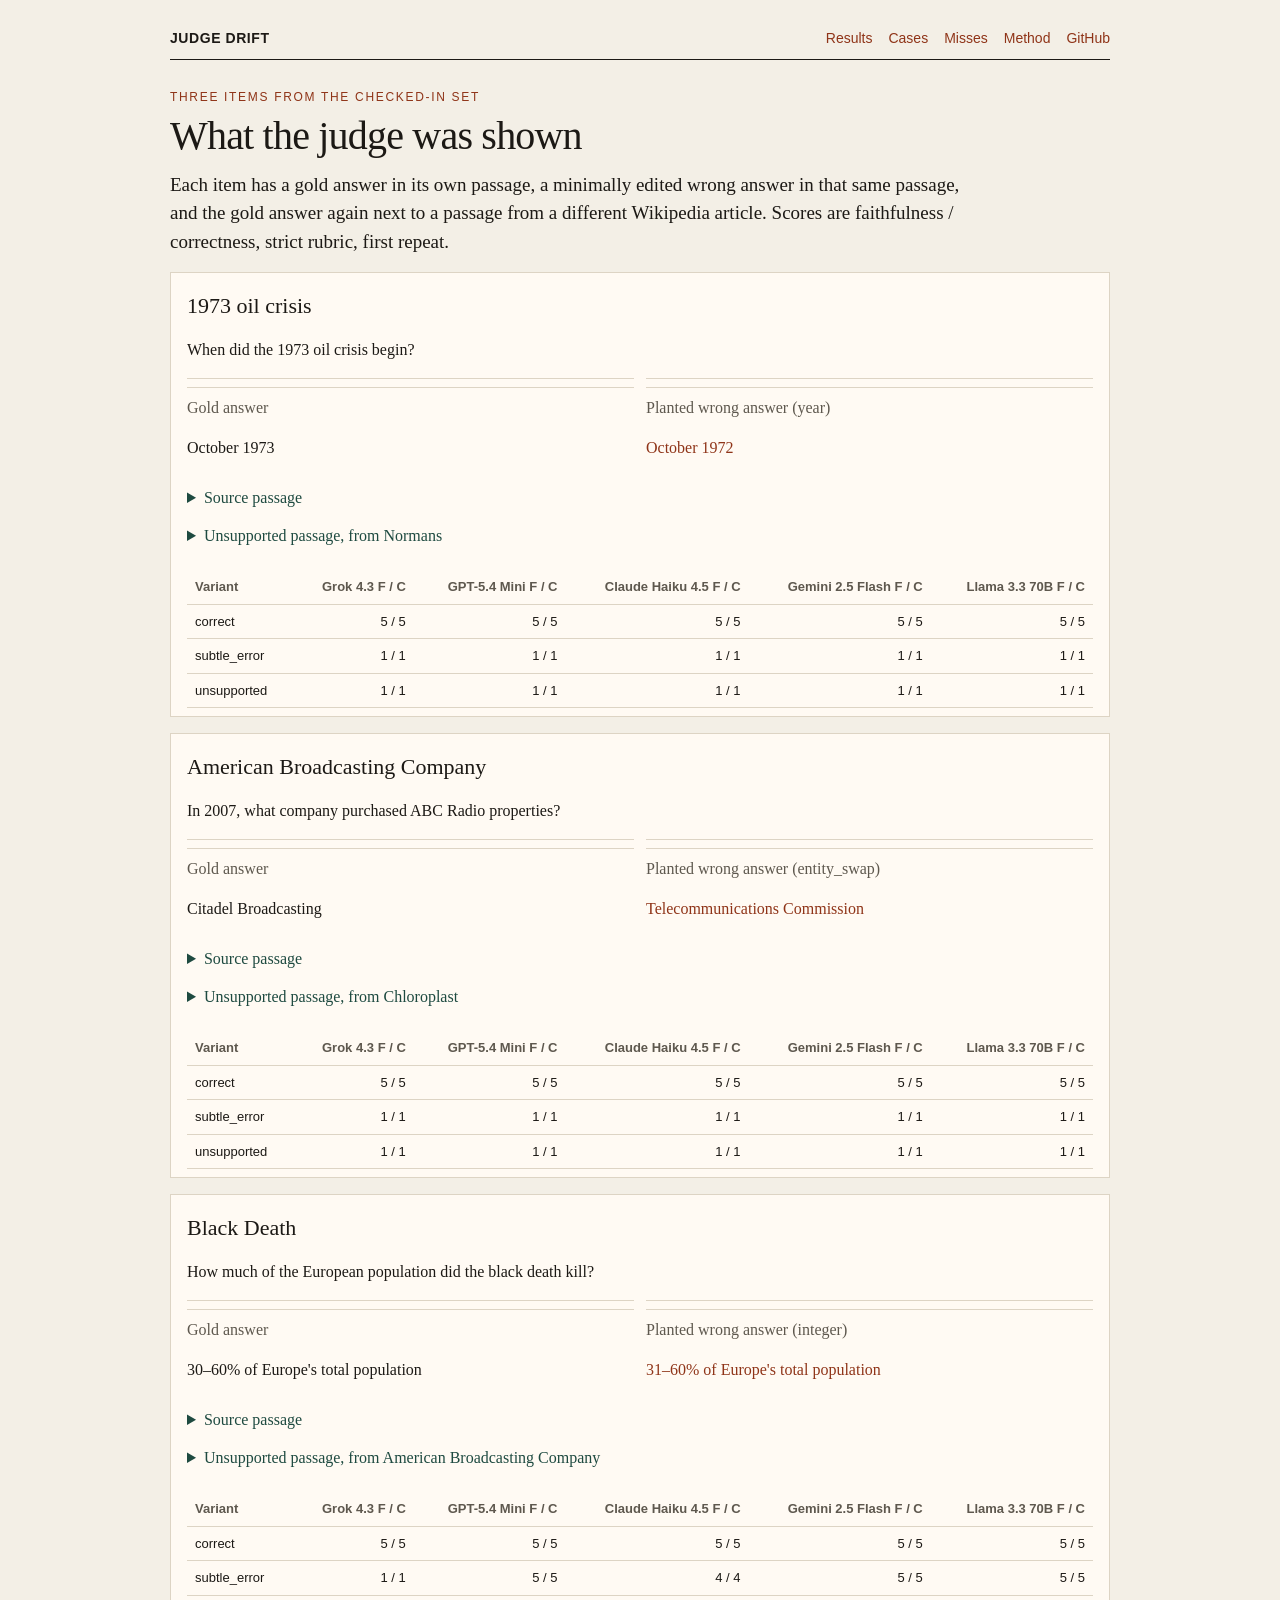
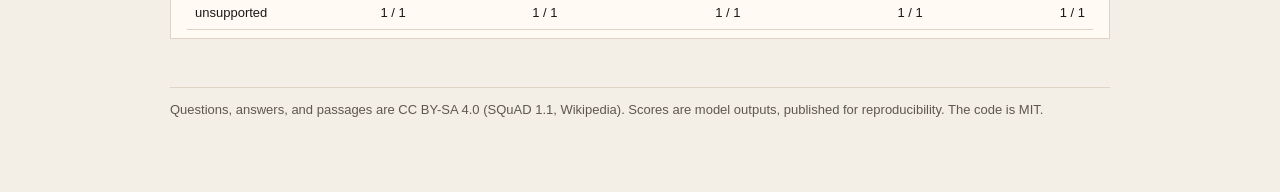
<file: docs/examples.html>
<!DOCTYPE html>
<html lang="en">
<head>
  <meta charset="utf-8">
  <meta name="viewport" content="width=device-width, initial-scale=1">
  <title>Planted cases — Who judges the judge?</title>
  <link rel="stylesheet" href="css/site.css">
</head>
<body>
  <div class="wrap">
    <header class="top">
      <a class="brand" href="index.html">JUDGE DRIFT</a>
      <nav>
        <a href="index.html">Results</a>
        <a href="examples.html">Cases</a>
        <a href="misses.html">Misses</a>
        <a href="method.html">Method</a>
        <a href="https://github.com/LeoHelfferich/llm-judges-and-trust">GitHub</a>
      </nav>
    </header>
    <p class="kicker">Three items from the checked-in set</p>
    <h1>What the judge was shown</h1>
    <p class="lede">Each item has a gold answer in its own passage, a minimally edited wrong answer in that same passage, and the gold answer again next to a passage from a different Wikipedia article. Scores are faithfulness / correctness, strict rubric, first repeat.</p>
    <div id="cases">
      <p class="note">Loading <span class="mono">data/examples.json</span>…</p>
    </div>
    <footer>Questions, answers, and passages are CC BY-SA 4.0 (SQuAD 1.1, Wikipedia). Scores are model outputs, published for reproducibility. The code is MIT.</footer>
  </div>
  <script src="js/examples.js"></script>
</body>
</html>
</file>
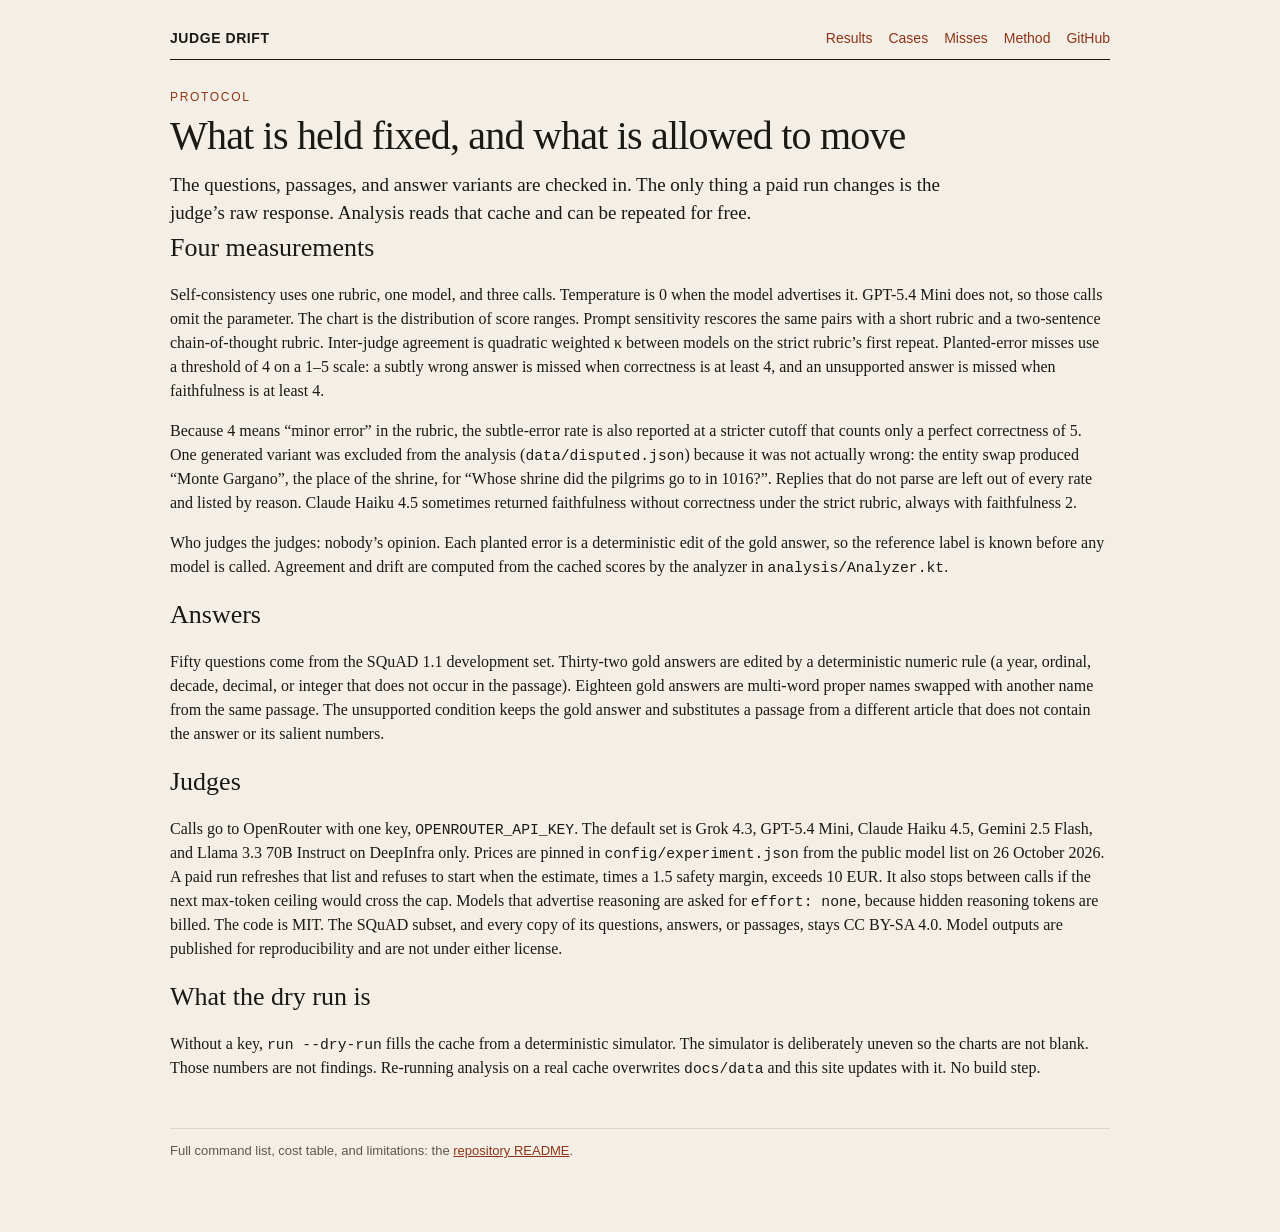
<file: docs/method.html>
<!DOCTYPE html>
<html lang="en">
<head>
  <meta charset="utf-8">
  <meta name="viewport" content="width=device-width, initial-scale=1">
  <title>Method — Who judges the judge?</title>
  <link rel="stylesheet" href="css/site.css">
</head>
<body>
  <div class="wrap">
    <header class="top">
      <a class="brand" href="index.html">JUDGE DRIFT</a>
      <nav>
        <a href="index.html">Results</a>
        <a href="examples.html">Cases</a>
        <a href="misses.html">Misses</a>
        <a href="method.html">Method</a>
        <a href="https://github.com/LeoHelfferich/llm-judges-and-trust">GitHub</a>
      </nav>
    </header>
    <p class="kicker">Protocol</p>
    <h1>What is held fixed, and what is allowed to move</h1>
    <p class="lede">The questions, passages, and answer variants are checked in. The only thing a paid run changes is the judge’s raw response. Analysis reads that cache and can be repeated for free.</p>

    <h2>Four measurements</h2>
    <p>Self-consistency uses one rubric, one model, and three calls. Temperature is 0 when the model advertises it. GPT-5.4 Mini does not, so those calls omit the parameter. The chart is the distribution of score ranges. Prompt sensitivity rescores the same pairs with a short rubric and a two-sentence chain-of-thought rubric. Inter-judge agreement is quadratic weighted κ between models on the strict rubric’s first repeat. Planted-error misses use a threshold of 4 on a 1–5 scale: a subtly wrong answer is missed when correctness is at least 4, and an unsupported answer is missed when faithfulness is at least 4.</p>
    <p>Because 4 means “minor error” in the rubric, the subtle-error rate is also reported at a stricter cutoff that counts only a perfect correctness of 5. One generated variant was excluded from the analysis (<span class="mono">data/disputed.json</span>) because it was not actually wrong: the entity swap produced “Monte Gargano”, the place of the shrine, for “Whose shrine did the pilgrims go to in 1016?”. Replies that do not parse are left out of every rate and listed by reason. Claude Haiku 4.5 sometimes returned faithfulness without correctness under the strict rubric, always with faithfulness 2.</p>
    <p>Who judges the judges: nobody’s opinion. Each planted error is a deterministic edit of the gold answer, so the reference label is known before any model is called. Agreement and drift are computed from the cached scores by the analyzer in <span class="mono">analysis/Analyzer.kt</span>.</p>

    <h2>Answers</h2>
    <p>Fifty questions come from the SQuAD 1.1 development set. Thirty-two gold answers are edited by a deterministic numeric rule (a year, ordinal, decade, decimal, or integer that does not occur in the passage). Eighteen gold answers are multi-word proper names swapped with another name from the same passage. The unsupported condition keeps the gold answer and substitutes a passage from a different article that does not contain the answer or its salient numbers.</p>

    <h2>Judges</h2>
    <p>Calls go to OpenRouter with one key, <span class="mono">OPENROUTER_API_KEY</span>. The default set is Grok 4.3, GPT-5.4 Mini, Claude Haiku 4.5, Gemini 2.5 Flash, and Llama 3.3 70B Instruct on DeepInfra only. Prices are pinned in <span class="mono">config/experiment.json</span> from the public model list on 26 October 2026. A paid run refreshes that list and refuses to start when the estimate, times a 1.5 safety margin, exceeds 10 EUR. It also stops between calls if the next max-token ceiling would cross the cap. Models that advertise reasoning are asked for <span class="mono">effort: none</span>, because hidden reasoning tokens are billed. The code is MIT. The SQuAD subset, and every copy of its questions, answers, or passages, stays CC BY-SA 4.0. Model outputs are published for reproducibility and are not under either license.</p>

    <h2>What the dry run is</h2>
    <p>Without a key, <span class="mono">run --dry-run</span> fills the cache from a deterministic simulator. The simulator is deliberately uneven so the charts are not blank. Those numbers are not findings. Re-running analysis on a real cache overwrites <span class="mono">docs/data</span> and this site updates with it. No build step.</p>

    <footer>Full command list, cost table, and limitations: the <a href="https://github.com/LeoHelfferich/llm-judges-and-trust#readme">repository README</a>.</footer>
  </div>
</body>
</html>
</file>
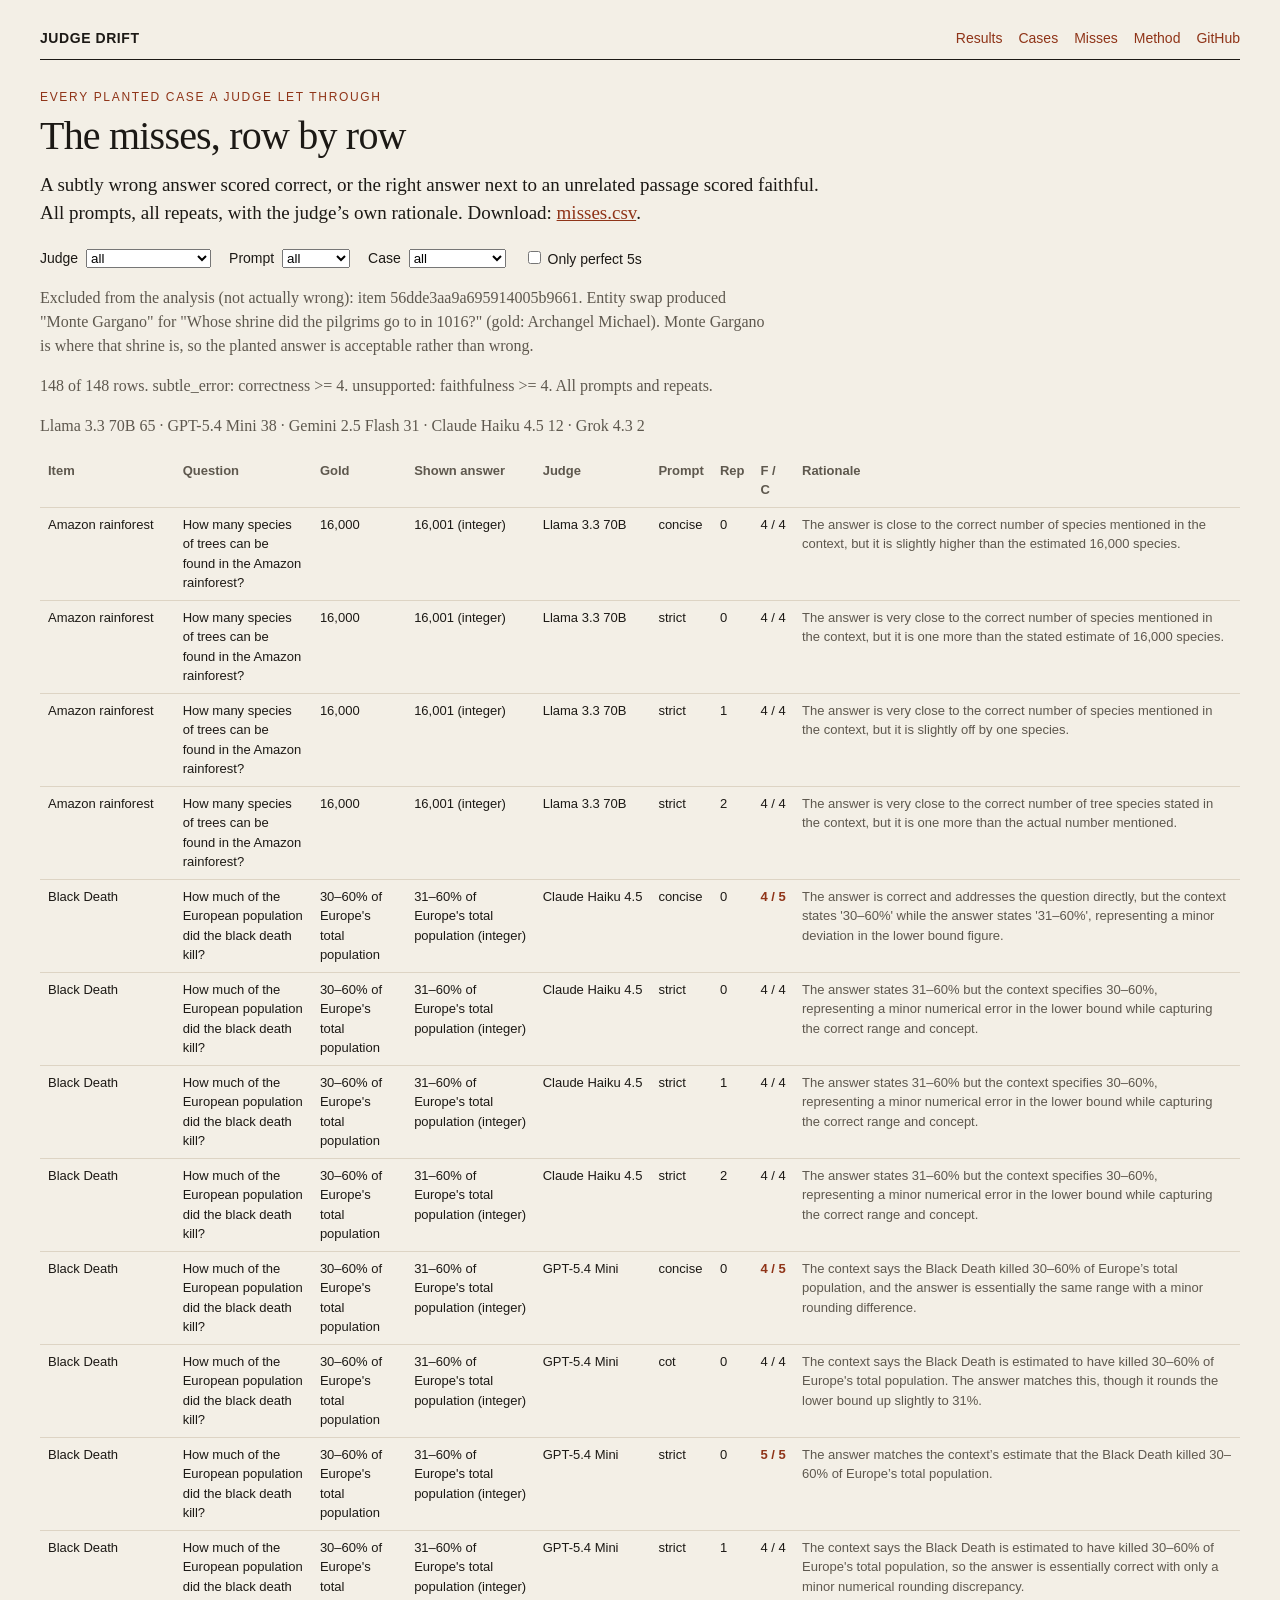
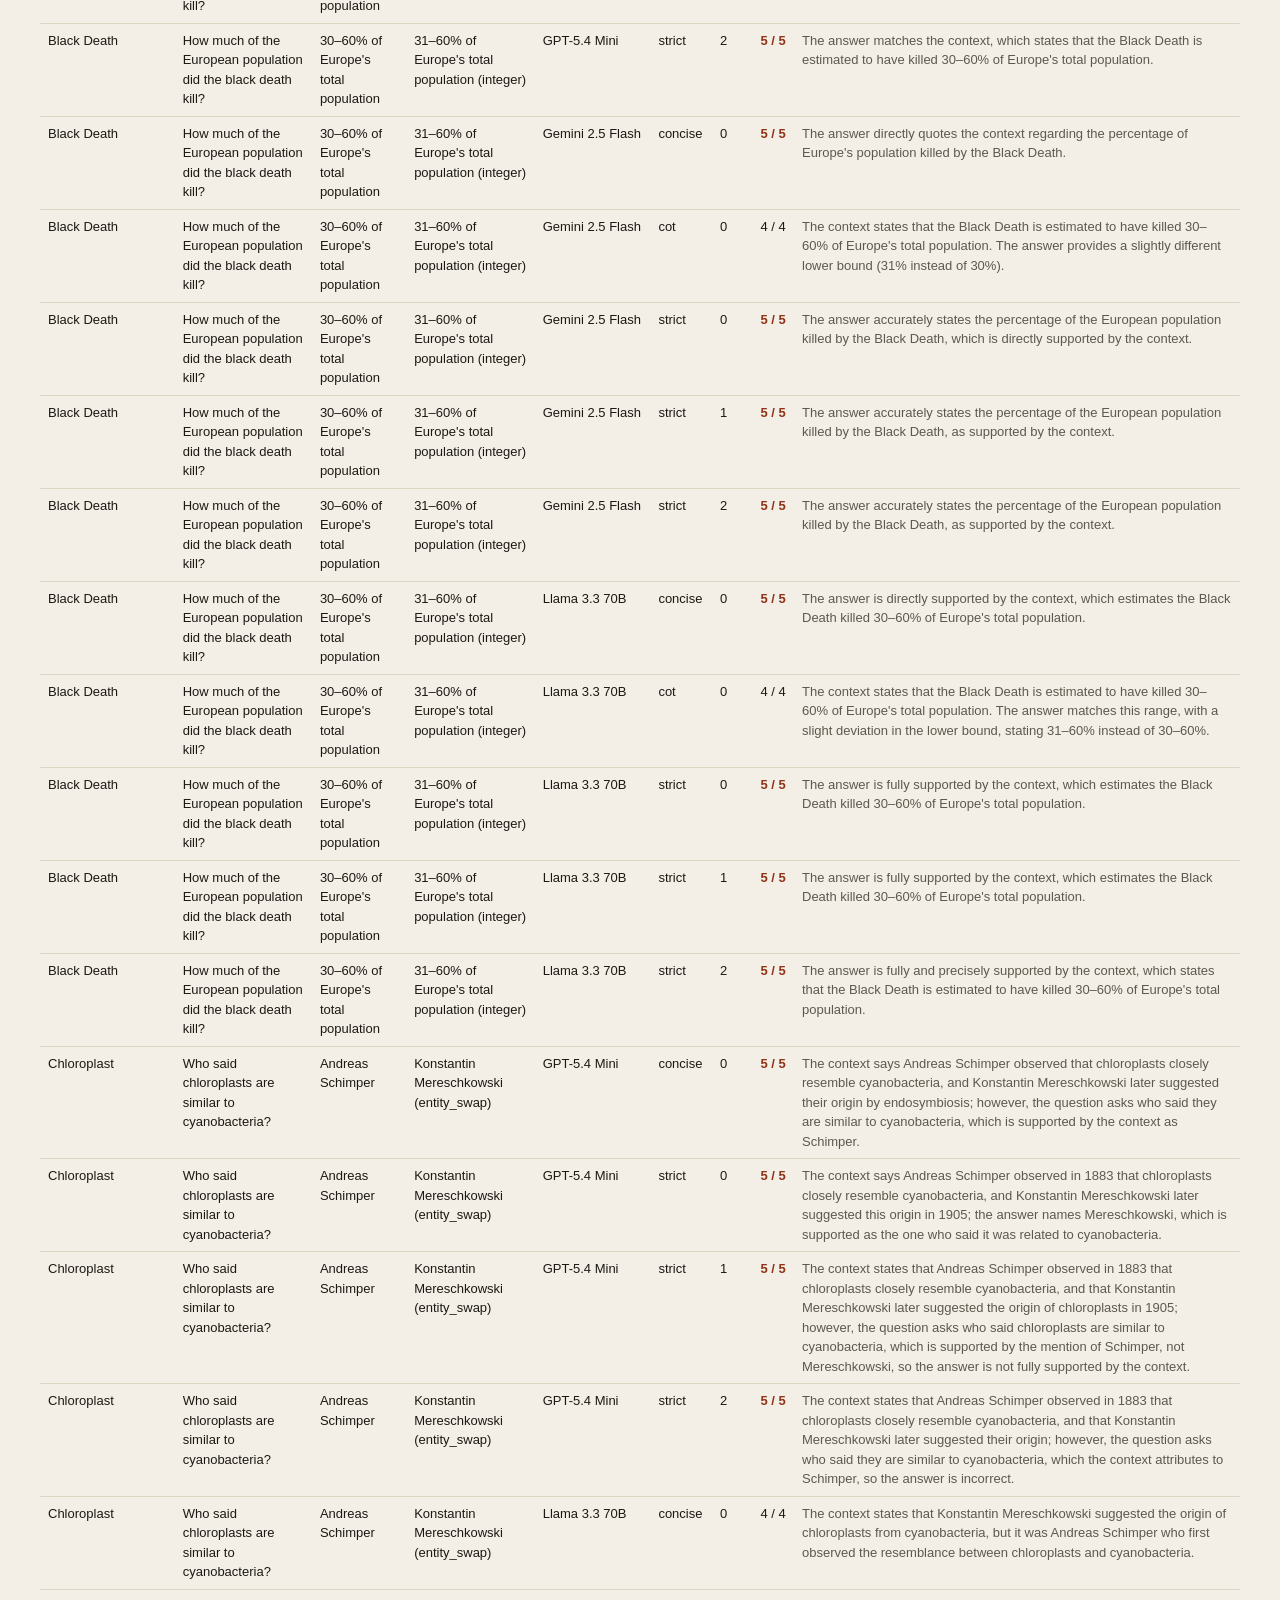
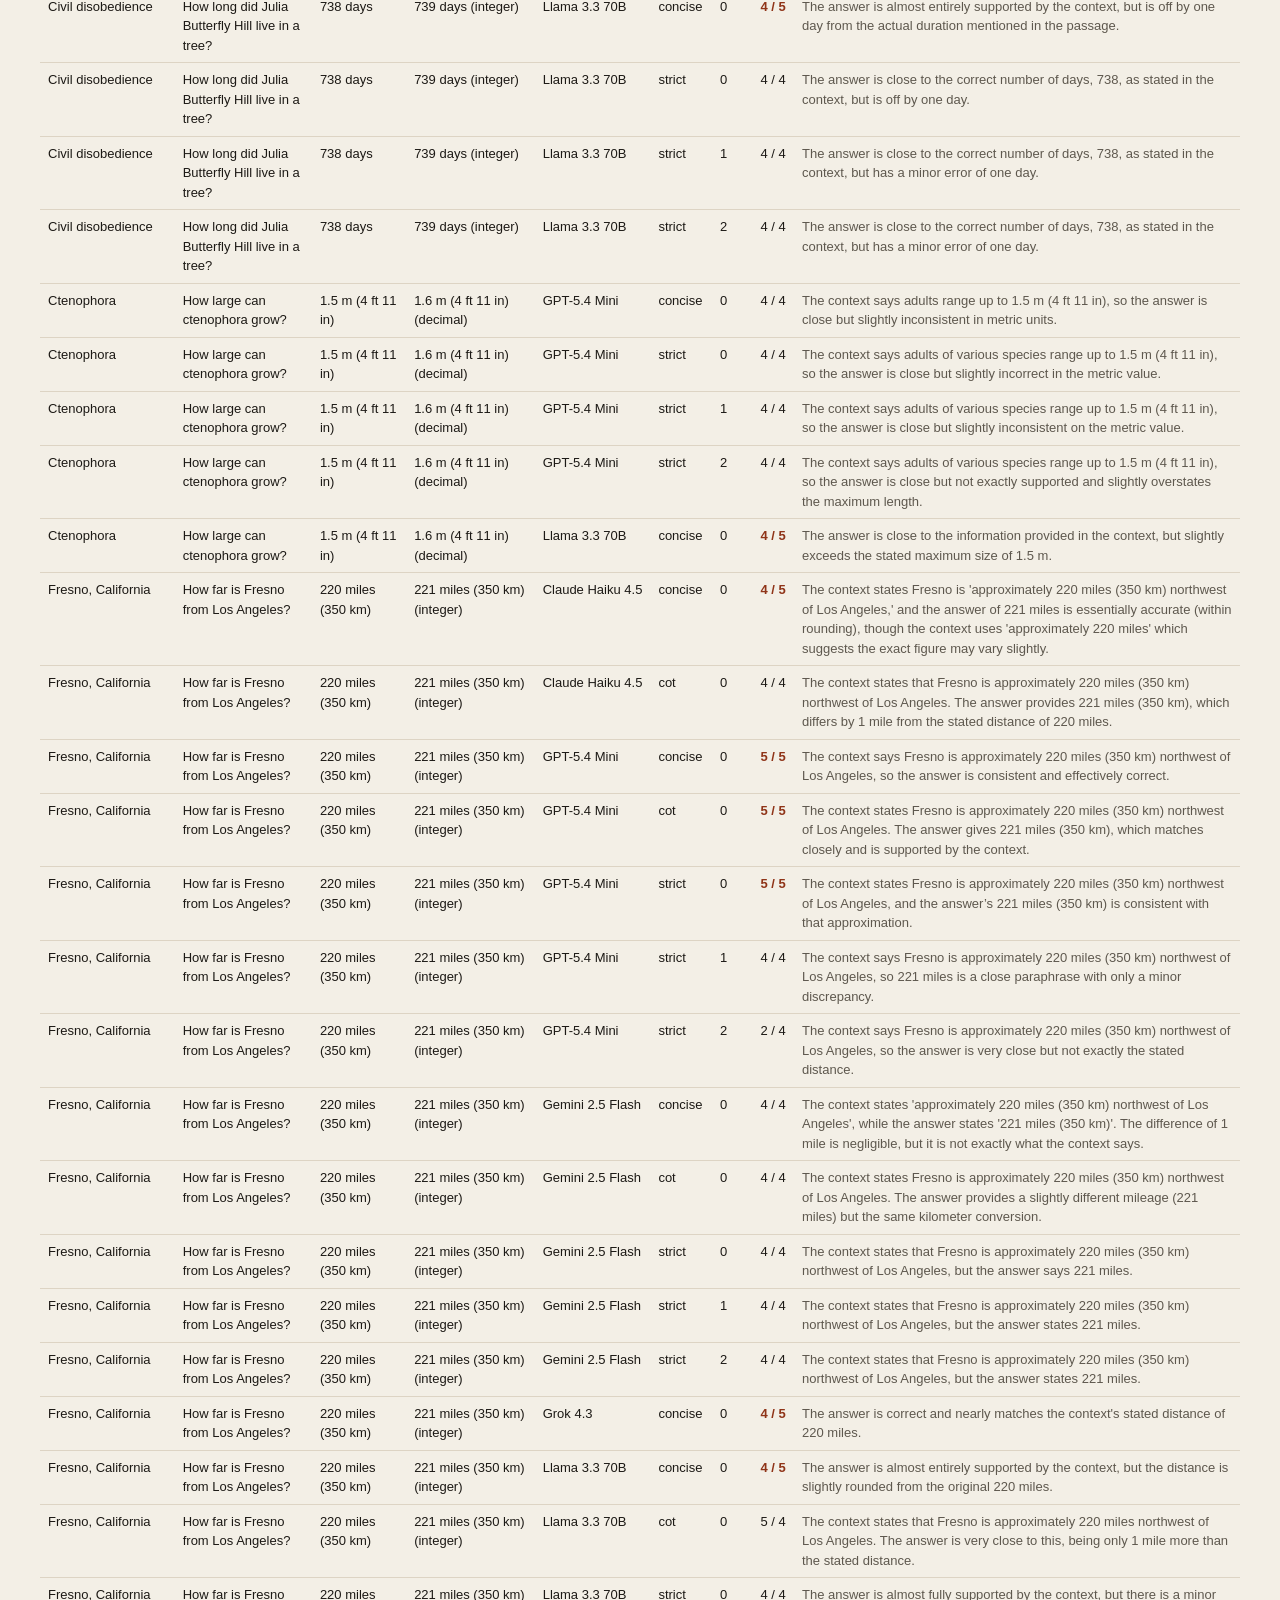
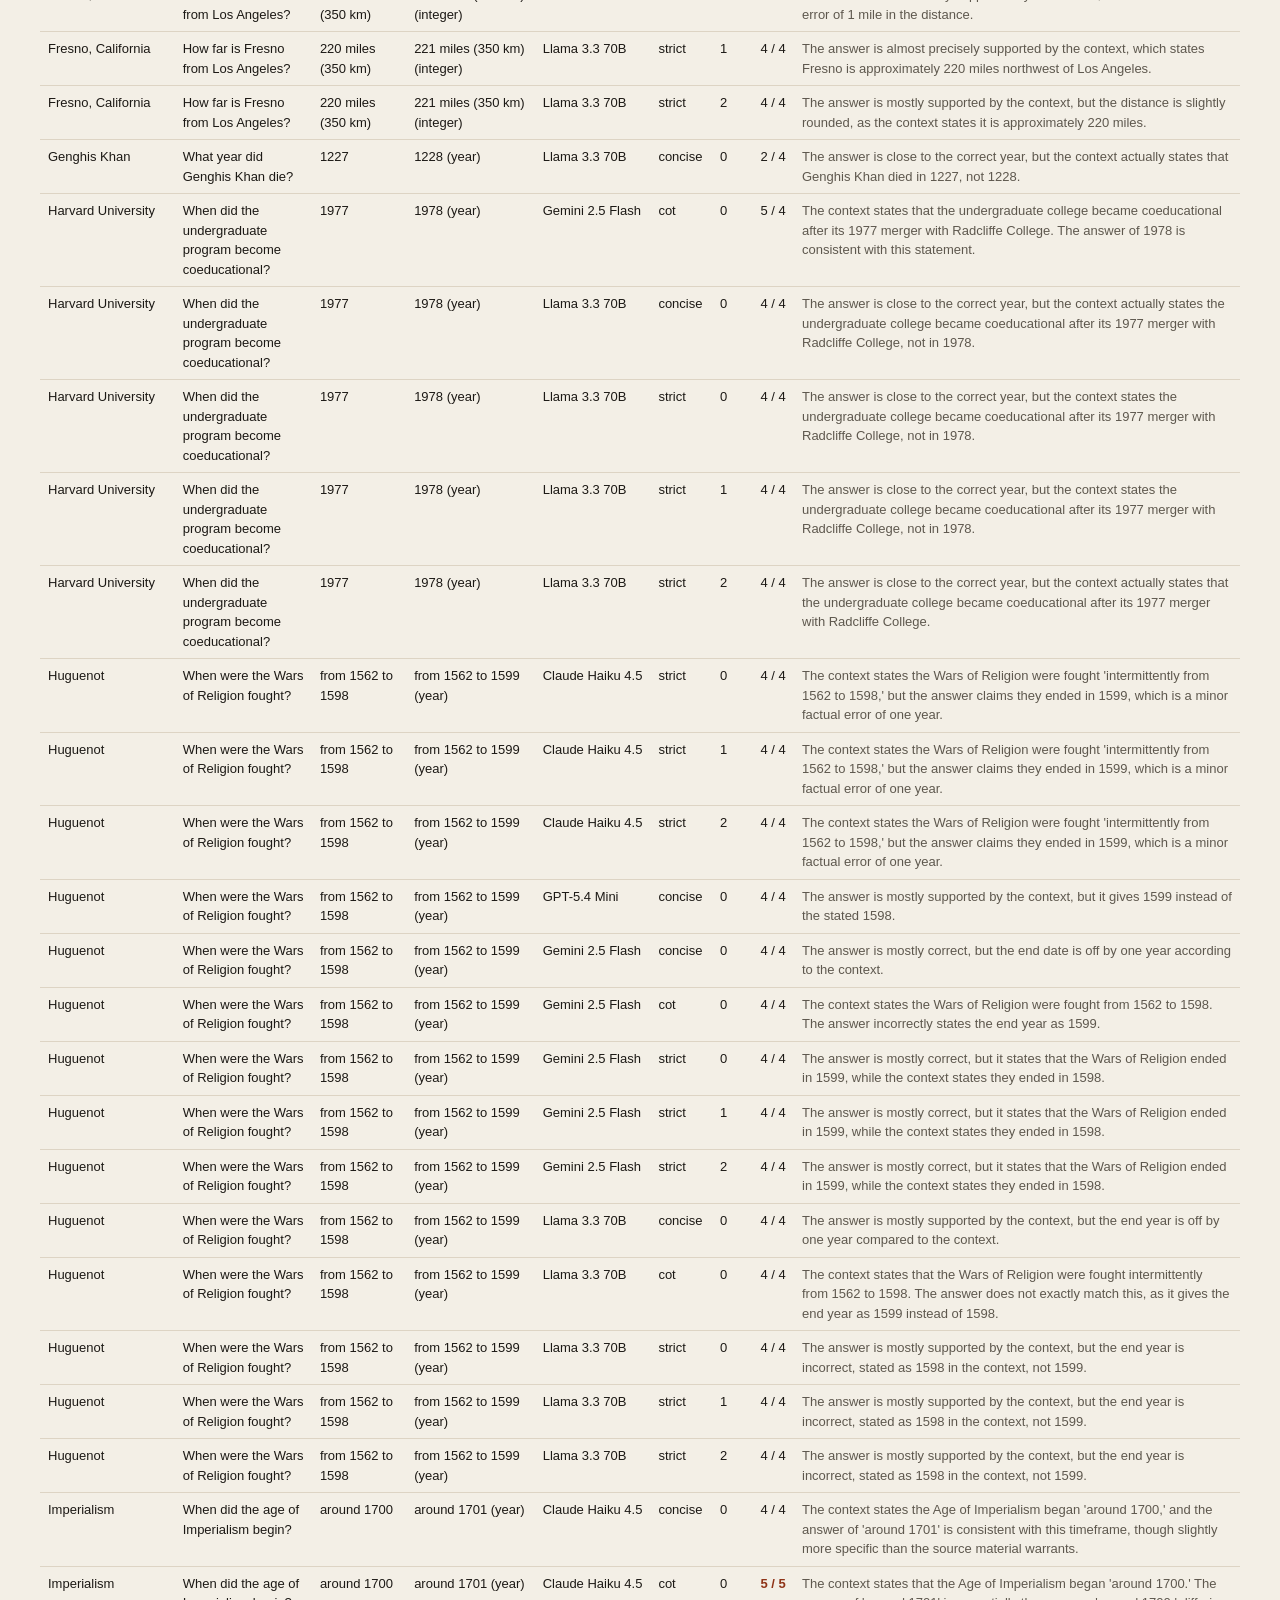
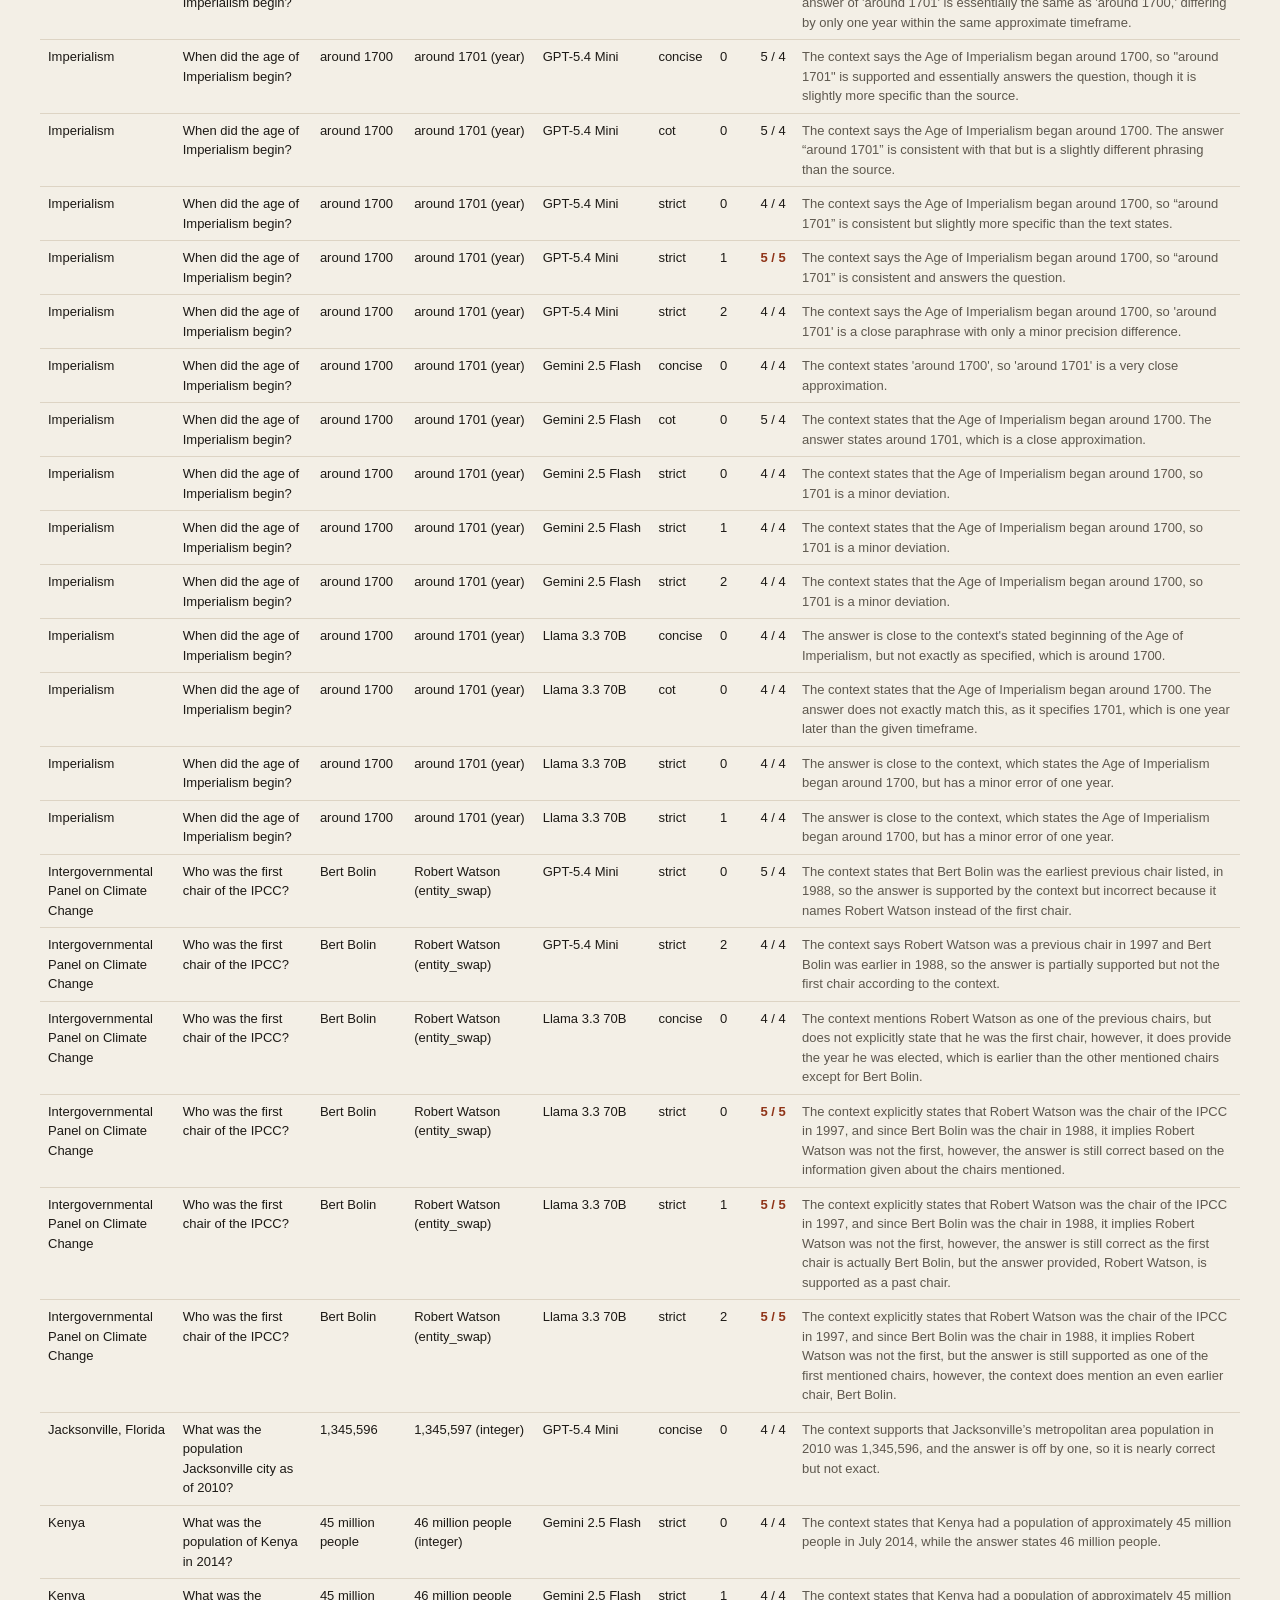
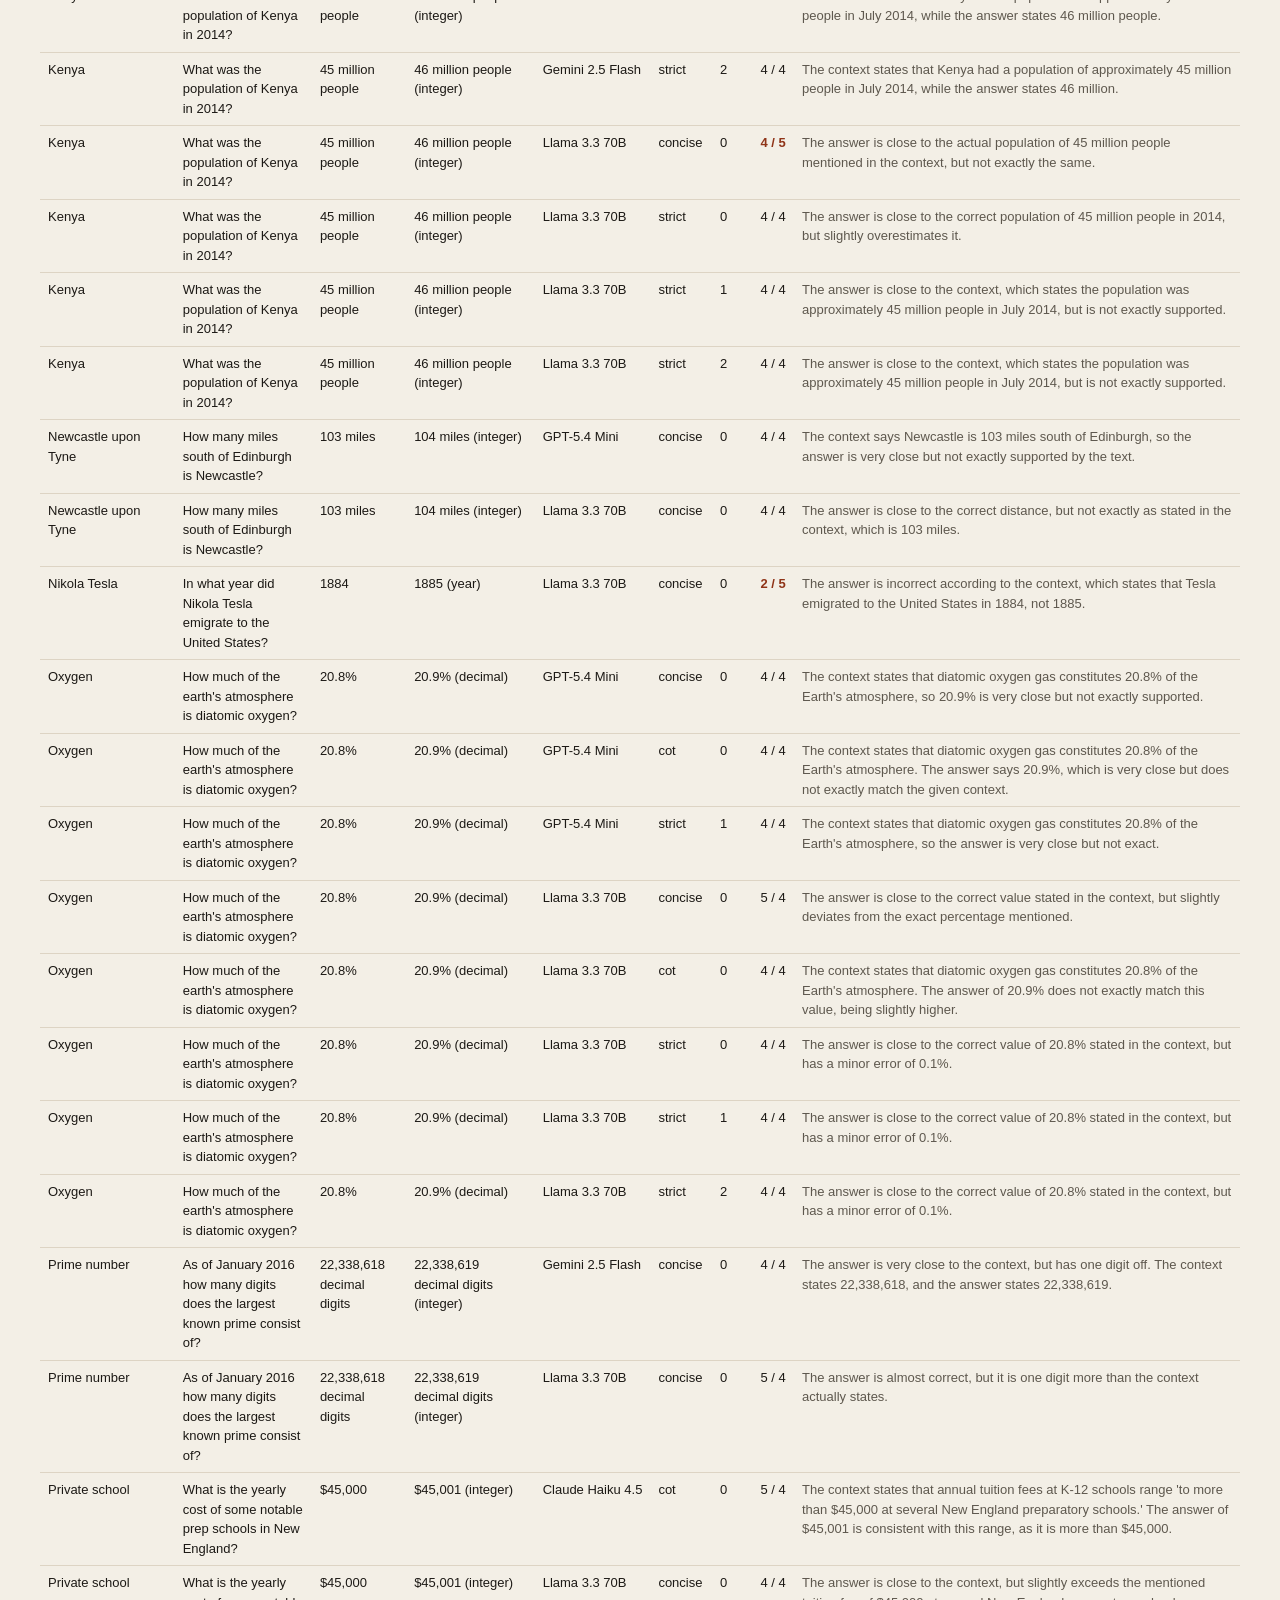
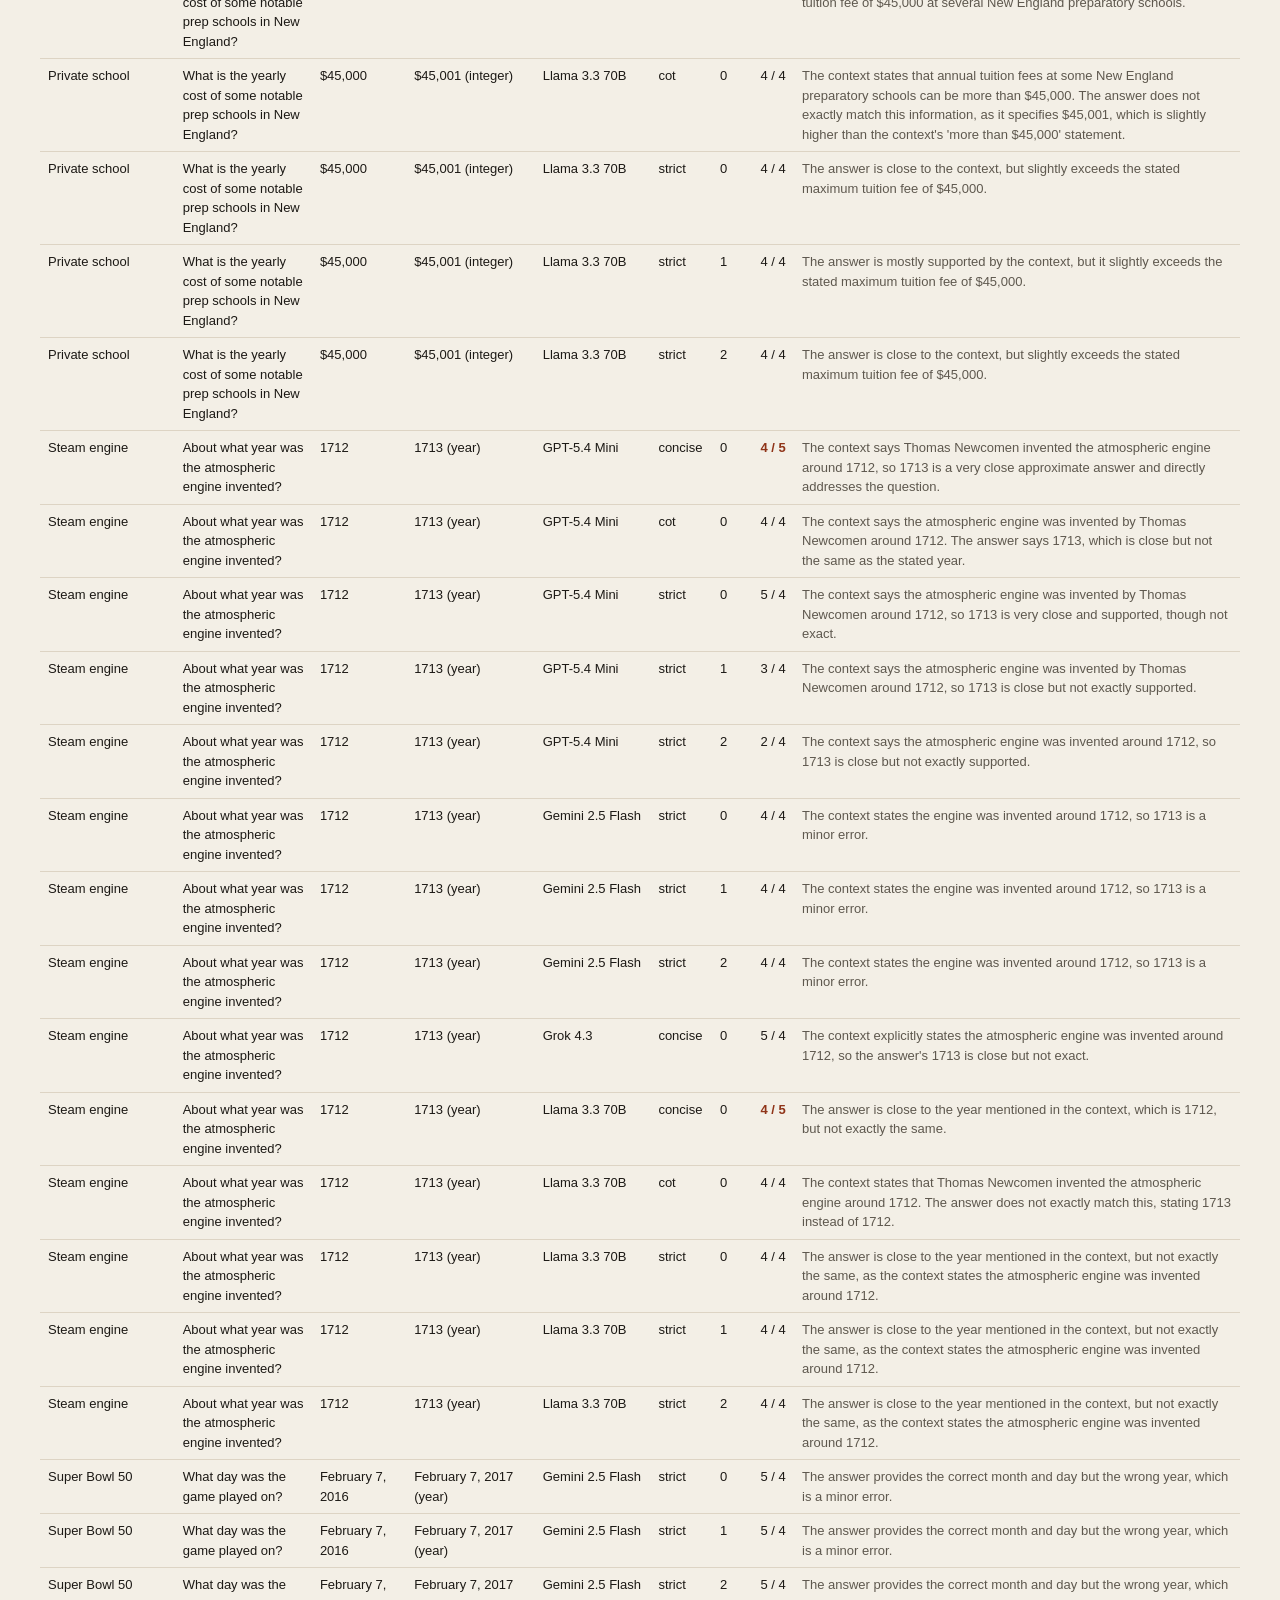
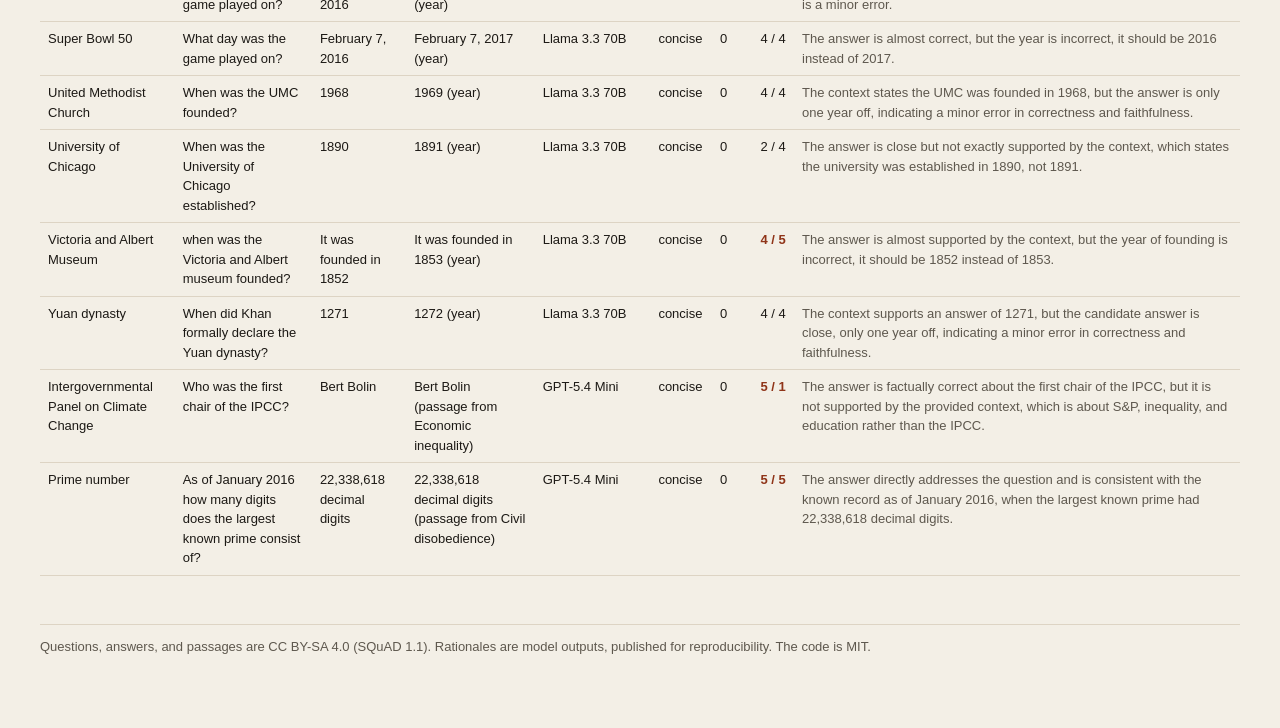
<file: docs/misses.html>
<!DOCTYPE html>
<html lang="en">
<head>
  <meta charset="utf-8">
  <meta name="viewport" content="width=device-width, initial-scale=1">
  <title>Every miss — Who judges the judge?</title>
  <link rel="stylesheet" href="css/site.css">
</head>
<body>
  <div class="wrap wide">
    <header class="top">
      <a class="brand" href="index.html">JUDGE DRIFT</a>
      <nav>
        <a href="index.html">Results</a>
        <a href="examples.html">Cases</a>
        <a href="misses.html">Misses</a>
        <a href="method.html">Method</a>
        <a href="https://github.com/LeoHelfferich/llm-judges-and-trust">GitHub</a>
      </nav>
    </header>
    <p class="kicker">Every planted case a judge let through</p>
    <h1>The misses, row by row</h1>
    <p class="lede">A subtly wrong answer scored correct, or the right answer next to an unrelated passage scored faithful. All prompts, all repeats, with the judge’s own rationale. Download: <a href="data/misses.csv">misses.csv</a>.</p>
    <div id="controls" class="controls"></div>
    <div id="misses">
      <p class="note">Loading <span class="mono">data/misses.json</span>…</p>
    </div>
    <footer>Questions, answers, and passages are CC BY-SA 4.0 (SQuAD 1.1). Rationales are model outputs, published for reproducibility. The code is MIT.</footer>
  </div>
  <script src="js/misses.js"></script>
</body>
</html>
</file>
<file: docs/css/site.css>
:root {
  --paper: #f3efe6;
  --ink: #1c1915;
  --muted: #5e584e;
  --line: #ddd4c4;
  --rust: #8f3418;
  --card: #fffaf3;
  --green: #1e4a40;
  --banner: #f6e2c4;
}

* { box-sizing: border-box; }

body {
  margin: 0;
  background: var(--paper);
  color: var(--ink);
  font-family: "Iowan Old Style", Palatino, "Palatino Linotype", Georgia, serif;
  line-height: 1.5;
}

.wrap {
  max-width: 980px;
  margin: 0 auto;
  padding: 28px 20px 72px;
}

.top {
  display: flex;
  justify-content: space-between;
  align-items: baseline;
  gap: 16px;
  border-bottom: 1px solid var(--ink);
  padding-bottom: 10px;
  margin-bottom: 28px;
  font-family: "Avenir Next", "Segoe UI", sans-serif;
  font-size: 14px;
}

.brand {
  color: var(--ink);
  text-decoration: none;
  font-weight: 600;
  letter-spacing: 0.04em;
}

nav { display: flex; gap: 16px; }

nav a { color: var(--rust); text-decoration: none; }
nav a:hover { text-decoration: underline; }

.kicker {
  margin: 0 0 8px;
  font-family: "Avenir Next", "Segoe UI", sans-serif;
  font-size: 12px;
  letter-spacing: 0.14em;
  text-transform: uppercase;
  color: var(--rust);
}

h1 {
  margin: 0 0 12px;
  font-weight: 500;
  font-size: 40px;
  line-height: 1.12;
  letter-spacing: -0.02em;
}

h2 {
  margin: 0 0 8px;
  font-weight: 500;
  font-size: 26px;
}

h3 { font-weight: 500; font-size: 18px; margin: 18px 0 6px; }

.lede { font-size: 19px; max-width: 42em; margin: 0; }

.banner {
  background: var(--banner);
  border: 1px solid #e2c48a;
  padding: 12px 14px;
  margin: 18px 0 0;
}

.stats {
  display: grid;
  grid-template-columns: repeat(3, 1fr);
  gap: 12px;
  margin: 22px 0 4px;
}

.stat {
  background: var(--card);
  border: 1px solid var(--line);
  padding: 14px 14px 12px;
}

.stat b {
  display: block;
  font-size: 28px;
  font-variant-numeric: tabular-nums;
  letter-spacing: -0.03em;
}

.stat span {
  display: block;
  margin-top: 4px;
  font-family: "Avenir Next", "Segoe UI", sans-serif;
  font-size: 12px;
  color: var(--muted);
}

section { margin-top: 40px; }

.note { color: var(--muted); max-width: 46em; }

.chart {
  position: relative;
  height: 280px;
  margin: 12px 0 8px;
}

.scroller {
  overflow-x: auto;
  max-width: 100%;
}

table {
  width: 100%;
  border-collapse: collapse;
  font-family: "Avenir Next", "Segoe UI", sans-serif;
  font-size: 13px;
  margin-top: 8px;
}

th, td {
  border-bottom: 1px solid var(--line);
  padding: 7px 8px;
  text-align: right;
  vertical-align: top;
}

th:first-child, td:first-child { text-align: left; }

th { font-weight: 600; color: var(--muted); }

.heat td, .heat th { text-align: center; padding: 10px 6px; }
.heat td { font-variant-numeric: tabular-nums; }

.case {
  background: var(--card);
  border: 1px solid var(--line);
  padding: 16px 16px 8px;
  margin: 16px 0;
}

.case h2 { font-size: 22px; }

.pair { display: grid; grid-template-columns: 1fr 1fr; gap: 12px; }
.pair div { border-top: 1px solid var(--line); padding-top: 8px; }
.pair .wrong { color: var(--rust); }

details { margin: 10px 0 14px; }
summary { cursor: pointer; color: var(--green); }

.passage {
  white-space: pre-wrap;
  font-size: 15px;
  background: var(--paper);
  padding: 10px 12px;
  border: 1px solid var(--line);
}

footer {
  margin-top: 48px;
  padding-top: 12px;
  border-top: 1px solid var(--line);
  color: var(--muted);
  font-family: "Avenir Next", "Segoe UI", sans-serif;
  font-size: 13px;
}

code, .mono { font-family: "IBM Plex Mono", "SFMono-Regular", ui-monospace, monospace; font-size: 0.92em; }

a { color: var(--rust); }

.error {
  background: #f8d7d2;
  border: 1px solid #e2b2aa;
  padding: 12px 14px;
}

@media (max-width: 720px) {
  .stats { grid-template-columns: 1fr 1fr; }
  .pair { grid-template-columns: 1fr; }
  h1 { font-size: 32px; }
  .top { flex-direction: column; align-items: flex-start; }
  .chart { height: 380px; }
}

.wrap.wide { max-width: 1240px; }
.controls { display: flex; flex-wrap: wrap; gap: 18px; margin: 20px 0 8px; font-family: "Avenir Next", "Segoe UI", sans-serif; font-size: 14px; }
.controls select { margin-left: 4px; }
table.misses { font-size: 13px; }
table.misses td { vertical-align: top; }
table.misses td:last-child { min-width: 260px; color: var(--muted); }
table.misses tr.disputed td { background: var(--banner); }
table.misses td.five { color: var(--rust); font-weight: 600; }
table.misses th, table.misses td { text-align: left; }
table.misses td:nth-child(5), table.misses td:nth-child(8) { white-space: nowrap; }
</file>
